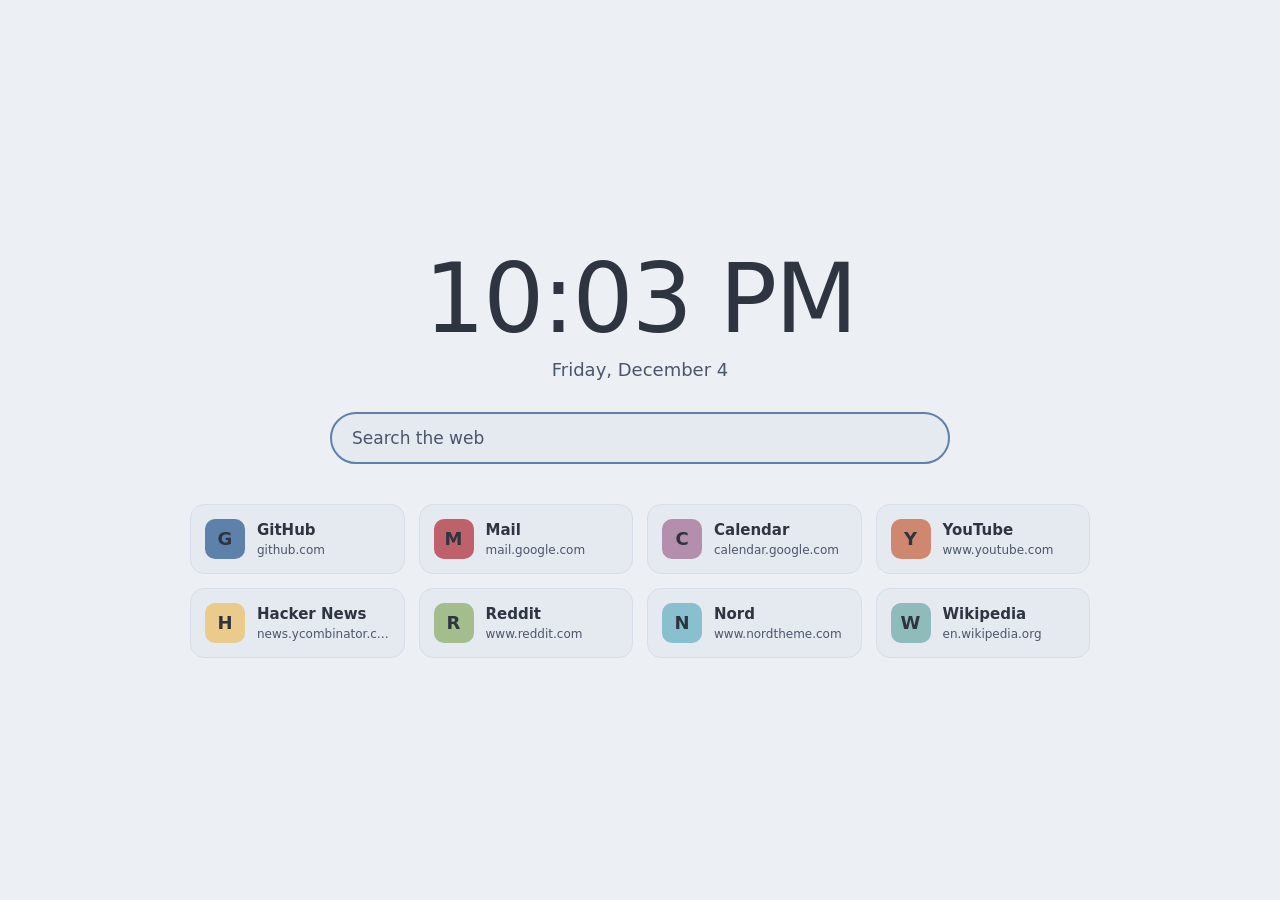
<file: desktop/firefox/startpage/index.html>
<!doctype html>
<html lang="en">
<head>
<meta charset="utf-8">
<meta name="viewport" content="width=device-width, initial-scale=1">
<title>New Tab</title>
<style>
  :root {
    --bg: #ECEFF4; --panel: #E5E9F0; --panel-hover: #D8DEE9; --fg: #2E3440; --muted: #4C566A;
    --accent: #5E81AC; --border: #D8DEE9;
    color-scheme: light dark;
  }
  @media (prefers-color-scheme: dark) {
    :root { --bg: #2E3440; --panel: #3B4252; --panel-hover: #434C5E; --fg: #ECEFF4; --muted: #9AA5B8;
             --accent: #88C0D0; --border: #434C5E; }
  }
  * { box-sizing: border-box; }
  body { margin: 0; min-height: 100vh; background: var(--bg); color: var(--fg);
         font-family: Inter, system-ui, sans-serif; display: grid; place-items: center; }
  main { width: min(900px, 100% - 32px); padding: 48px 0; }
  .clock { font-size: clamp(56px, 9vw, 96px); font-weight: 300; letter-spacing: -2px; text-align: center; margin: 0; }
  .date { text-align: center; color: var(--muted); margin: 4px 0 32px; font-size: 18px; }
  form { display: flex; margin: 0 auto 40px; max-width: 620px; }
  input { flex: 1; font: inherit; font-size: 17px; padding: 14px 20px; border-radius: 999px;
          border: 2px solid var(--border); background: var(--panel); color: var(--fg); outline: none; }
  input:focus { border-color: var(--accent); }
  input::placeholder { color: var(--muted); }
  .grid { display: grid; grid-template-columns: repeat(auto-fill, minmax(190px, 1fr)); gap: 14px; }
  .tile { display: grid; grid-template-columns: 40px 1fr; grid-template-rows: auto auto; column-gap: 12px;
          align-items: center; padding: 14px; border-radius: 14px; background: var(--panel);
          color: inherit; text-decoration: none; border: 1px solid var(--border); transition: background .15s; }
  .tile:hover, .tile:focus-visible { background: var(--panel-hover); outline: none; }
  .badge { grid-row: 1 / 3; width: 40px; height: 40px; border-radius: 10px; display: grid; place-items: center;
           font-weight: 700; font-size: 18px; color: #2E3440; background: var(--c); }
  .label { font-weight: 600; font-size: 15px; }
  .host { color: var(--muted); font-size: 12px; overflow: hidden; text-overflow: ellipsis; white-space: nowrap; }
</style>
</head>
<body>
<main>
  <h1 class="clock" id="clock">--:--</h1>
  <p class="date" id="date"></p>
  <form action="https://www.google.com/search" method="get" role="search">
    <input name="q" placeholder="Search the web" aria-label="Search the web" autocomplete="off" autofocus>
  </form>
  <!-- Your shortcuts: copy a line, change the link, color, letter and label -->
  <nav class="grid" aria-label="Shortcuts">
      <a class="tile" href="https://github.com/"><span class="badge" style="--c:#5E81AC">G</span><span class="label">GitHub</span><span class="host">github.com</span></a>
      <a class="tile" href="https://mail.google.com/"><span class="badge" style="--c:#BF616A">M</span><span class="label">Mail</span><span class="host">mail.google.com</span></a>
      <a class="tile" href="https://calendar.google.com/"><span class="badge" style="--c:#B48EAD">C</span><span class="label">Calendar</span><span class="host">calendar.google.com</span></a>
      <a class="tile" href="https://www.youtube.com/"><span class="badge" style="--c:#D08770">Y</span><span class="label">YouTube</span><span class="host">www.youtube.com</span></a>
      <a class="tile" href="https://news.ycombinator.com/"><span class="badge" style="--c:#EBCB8B">H</span><span class="label">Hacker News</span><span class="host">news.ycombinator.com</span></a>
      <a class="tile" href="https://www.reddit.com/"><span class="badge" style="--c:#A3BE8C">R</span><span class="label">Reddit</span><span class="host">www.reddit.com</span></a>
      <a class="tile" href="https://www.nordtheme.com/"><span class="badge" style="--c:#88C0D0">N</span><span class="label">Nord</span><span class="host">www.nordtheme.com</span></a>
      <a class="tile" href="https://en.wikipedia.org/"><span class="badge" style="--c:#8FBCBB">W</span><span class="label">Wikipedia</span><span class="host">en.wikipedia.org</span></a>
  </nav>
</main>
<script>
  function tick() {
    const now = new Date();
    document.getElementById('clock').textContent = now.toLocaleTimeString([], {hour: '2-digit', minute: '2-digit'});
    document.getElementById('date').textContent = now.toLocaleDateString([], {weekday: 'long', month: 'long', day: 'numeric'});
  }
  tick(); setInterval(tick, 1000);

  // New tabs land here with the cursor already in the search box (New Tab Override:
  // "Set focus to the web page"). Like the address bar: web addresses open directly
  // (localhost and IPs over http), anything else is a Google search.
  const form = document.querySelector('form[role=search]');
  const q = form.querySelector('input');
  q.focus();
  form.addEventListener('submit', e => {
    const v = q.value.trim();
    if (!v) { e.preventDefault(); return; }
    const scheme = /^[a-z][a-z0-9+.-]*:\/\//i.test(v);
    const local = /^(localhost|\d{1,3}(\.\d{1,3}){3})(:\d+)?(\/\S*)?$/i.test(v);
    const domain = /^[\w-]+(\.[\w-]+)*\.[a-z]{2,}(:\d+)?(\/\S*)?$/i.test(v);
    if (scheme || local || domain) {
      e.preventDefault();
      location.href = scheme ? v : (local ? 'http://' : 'https://') + v;
    }
  });
</script>
</body>
</html>
</file>
